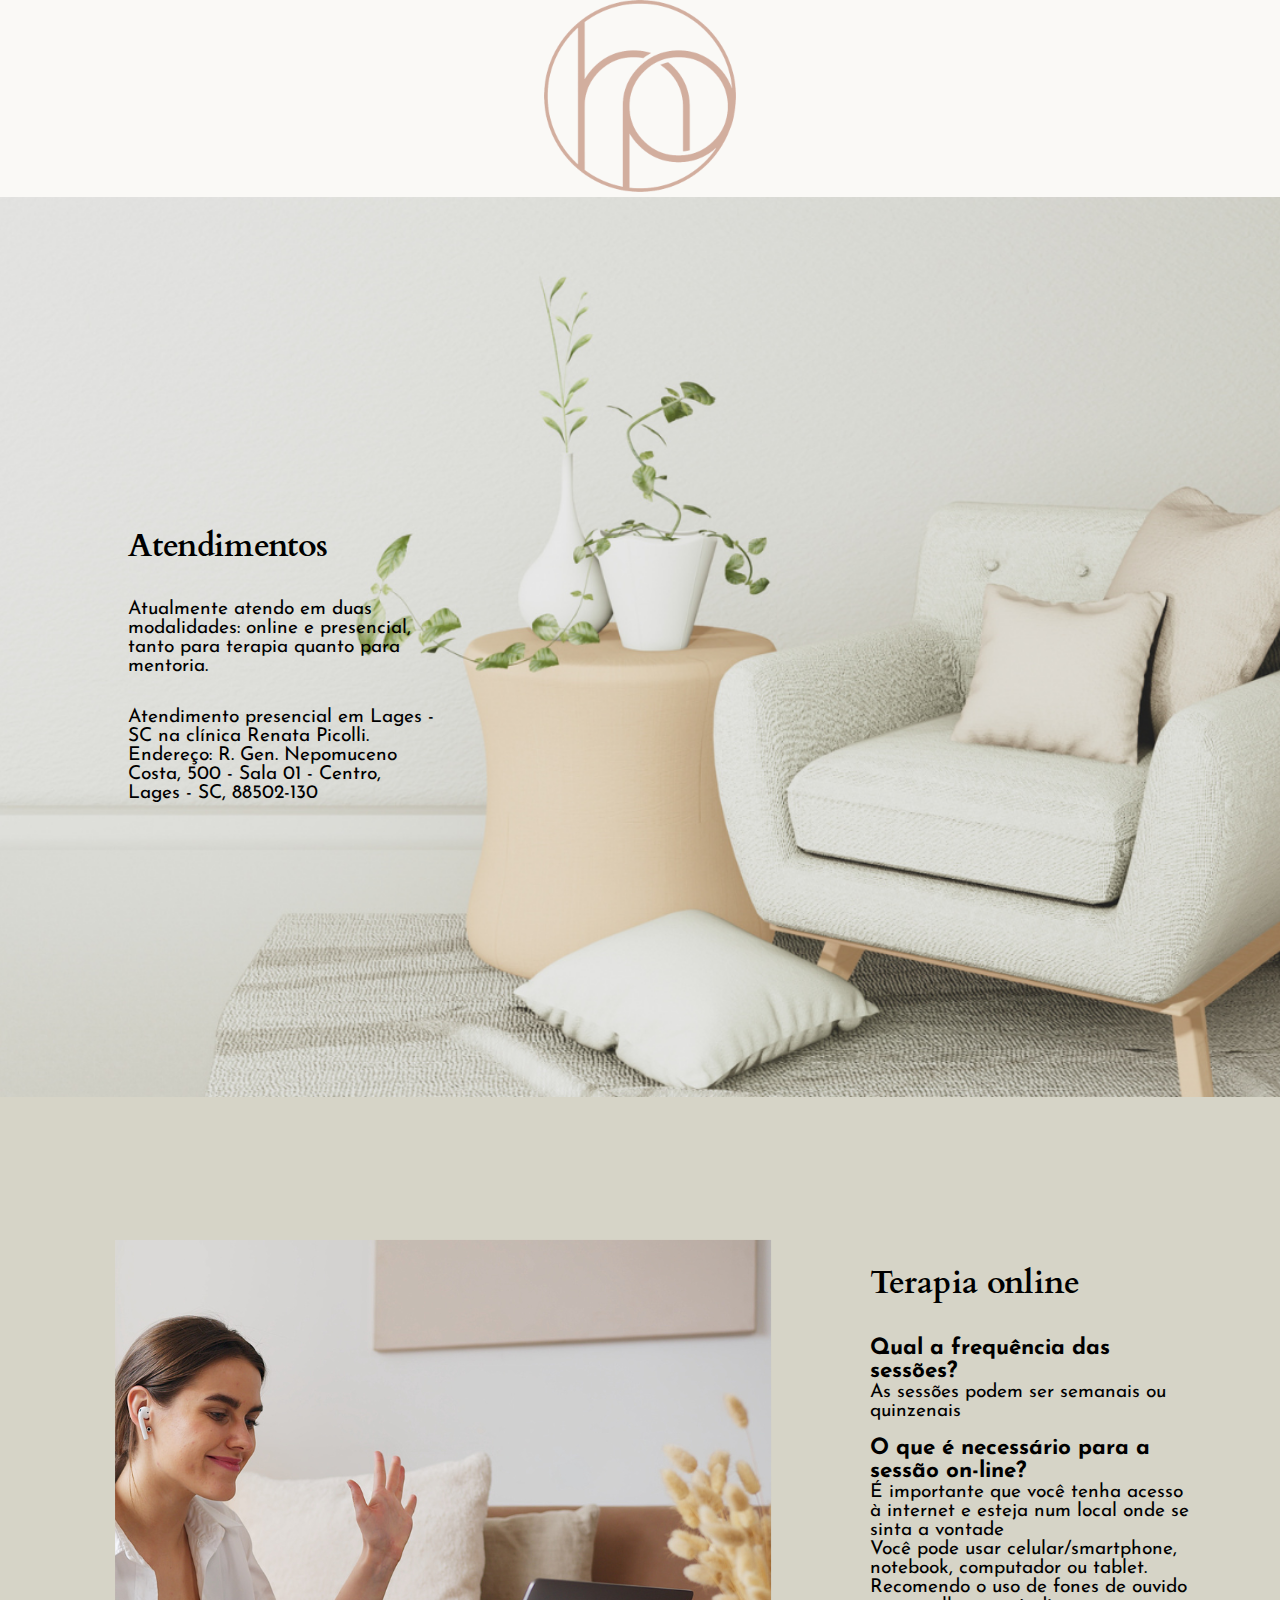
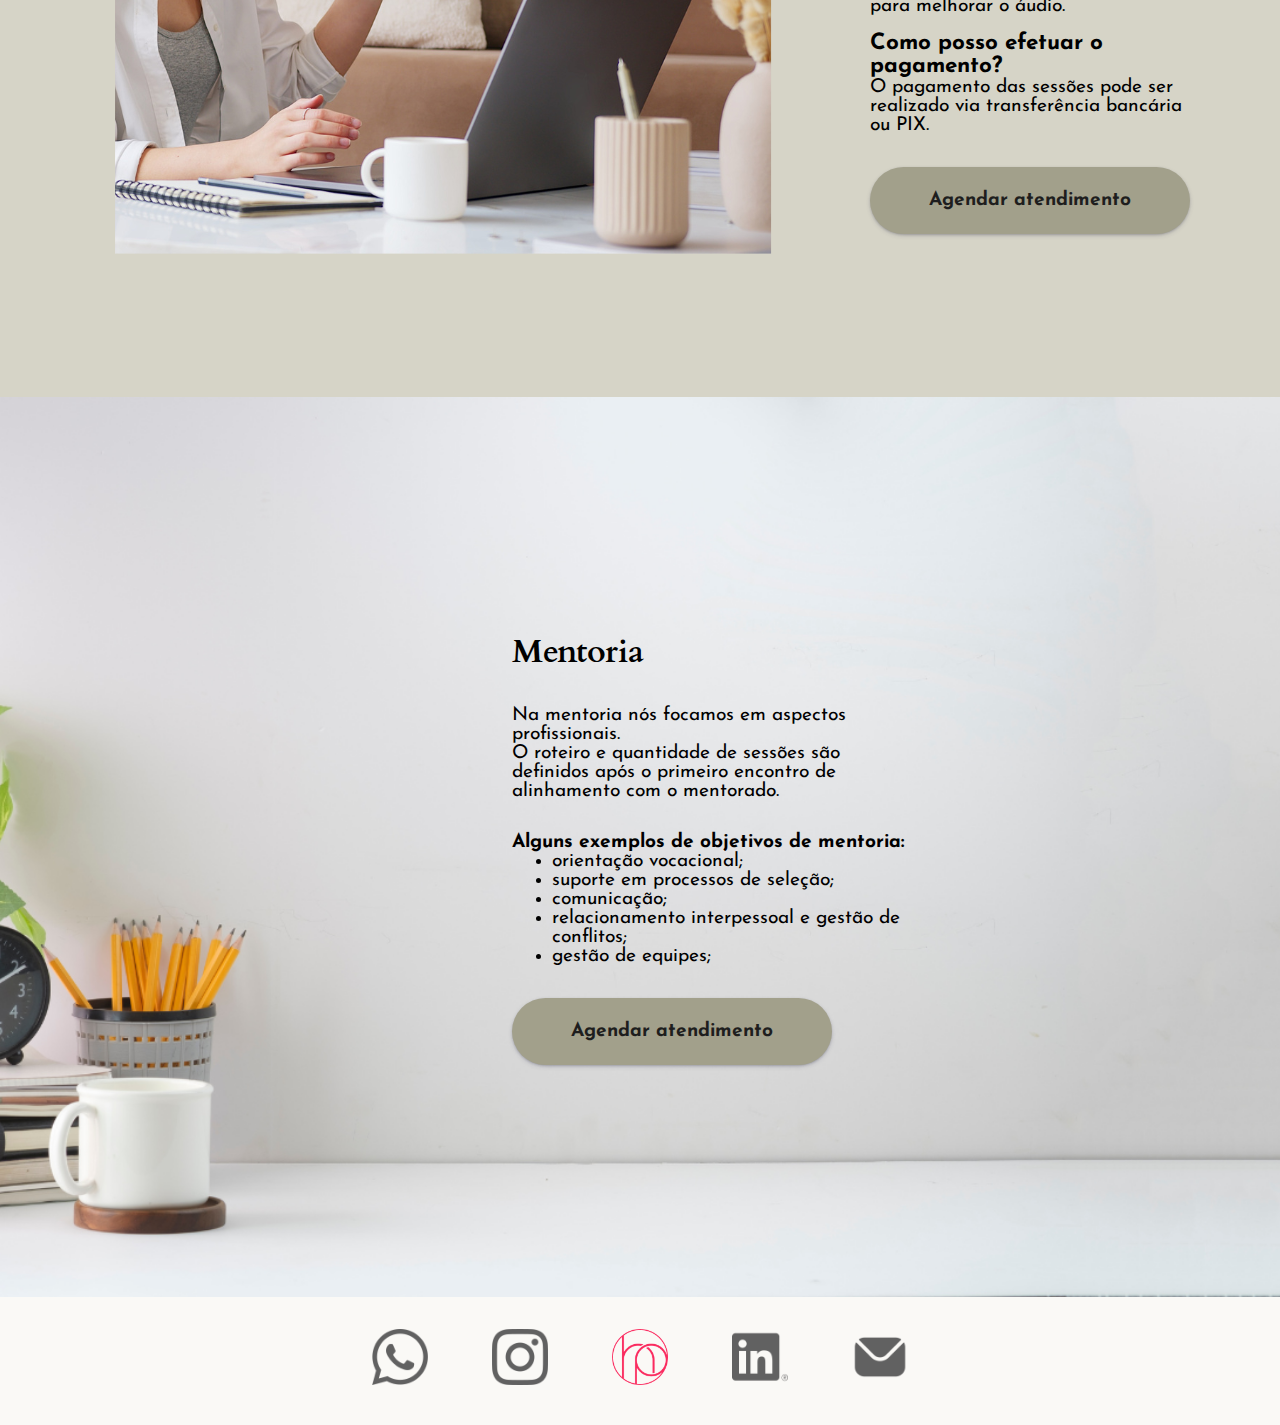
<file: atendimentos.html>
<!DOCTYPE html>
<html lang="en">
<head>
  <!-- Google tag (gtag.js) -->
<script async src="https://www.googletagmanager.com/gtag/js?id=G-2NSF326CYN"></script>
<script>
  window.dataLayer = window.dataLayer || [];
  function gtag(){dataLayer.push(arguments);}
  gtag('js', new Date());

  gtag('config', 'G-2NSF326CYN');
</script>

  <meta charset="UTF-8">
  <meta name="viewport" content="width=device-width, initial-scale=1.0"> <!-- displays site properly based on user's device -->

  <link rel="icon" type="image/png" sizes="32x32" href="./images/favicon-32x32.png">
  
  <!-- CSS -->
  <link rel="stylesheet" href="style_atendimentos.css">

   <!--  FONTS -->
  <link href="http://fonts.cdnfonts.com/css/anaktoria" rel="stylesheet">

  <link href="http://fonts.cdnfonts.com/css/coco-gothic" rel="stylesheet">

  <link rel="preconnect" href="https://fonts.googleapis.com">
  <link rel="preconnect" href="https://fonts.gstatic.com" crossorigin>
  <link href="https://fonts.googleapis.com/css2?family=Cardo:ital,wght@0,400;0,700;1,400&display=swap" rel="stylesheet">

  <link rel="preconnect" href="https://fonts.googleapis.com">
  <link rel="preconnect" href="https://fonts.gstatic.com" crossorigin>
  <link href="https://fonts.googleapis.com/css2?family=Cardo:ital,wght@0,400;0,700;1,400&family=Josefin+Sans:wght@300;400;700&display=swap" rel="stylesheet">

    

  <title> Hemanuela Paixão </title>

</head>



<body>

<!--  HEADER - Home -->
<header>
    <figure>
      <a href="index.html"> <img src="images/android-chrome-192x192.png" alt="logo"></a>
    </figure>
</header>

<!--  MAIN - Atendimentos -->

<!-- Back to top button -->
<button type="button" class="btn btn-danger btn-floating btn-lg" id="btn-back-to-top">
  <i class="fas fa-arrow-up"></i>
</button>

<main>
    <div>
    <h2>Atendimentos</h2>
        <p>Atualmente atendo em duas modalidades: online e presencial, tanto para terapia quanto para mentoria.</p>
    </div>

    <div>
        <p>Atendimento presencial em Lages - SC na clínica Renata Picolli. Endereço: R. Gen. Nepomuceno Costa, 500 - Sala 01 - Centro, Lages - SC, 88502-130</p>
    </div>
    
            
</main>

<!--  SECTION 02 - Dúvidas frequentes -->  
<section class="block-02" id="block-02">
  <div>
    <div>
      <img src="images/terapia-online.png">
    </div>
  </div>

    
  <div>
    <div>
      <h2>Terapia online</h2>
      <h3>Qual a frequência das sessões? </h3>
        <p>As sessões podem ser semanais ou quinzenais</p>
    </div>

    
    <div>
      <h3>O que é necessário para a sessão on-line? </h3>
        <p>É importante que você tenha acesso à internet e esteja num local onde se sinta a vontade</p>
        <p>Você pode usar celular/smartphone, notebook, computador ou tablet. </p>
        <p>Recomendo o uso de fones de ouvido para melhorar o áudio.</p>
    </div>
    
    <div>
      <h3>Como posso efetuar o pagamento?</h3>
        <p>O pagamento das sessões pode ser realizado via transferência bancária ou PIX.</p>
    </div>
  

    <div class="button">
      <a href="https://wa.me/5549991721418?text=Ol%C3%A1,%20gostaria%20de%20agendar%20uma%20sess%C3%A3o%20" target="_blank"> Agendar atendimento</a>
    </div>

  </div>

</section>

<!--  SECTION 01 - Mentoria -->  
<section class="block-01" id="block-01">
    <div class="mentoria">
    <h2>Mentoria</h2>
      <p>Na mentoria nós focamos em aspectos profissionais.
      <p>O roteiro e quantidade de sessões são definidos após o primeiro encontro de alinhamento com o mentorado.</p>
    
      <h4>Alguns exemplos de objetivos de mentoria:</h4>
        <ul>
          <li>orientação vocacional;</li>
          <li>suporte em processos de seleção;</li>
          <li>comunicação;</li>
          <li>relacionamento interpessoal e gestão de conflitos;</li>
          <li>gestão de equipes;</li>
        </ul>
    </div>
    
    <div class="button">
        <a href="https://wa.me/5549991721418?text=Ol%C3%A1,%20gostaria%20de%20agendar%20uma%20sess%C3%A3o%20" target="_blank"> Agendar atendimento</a>
    </div>

</section>




<!--  FOOTER -->  
<footer>

    <div class="footer">
      <a href="https://wa.me/5549991721418?text=Ol%C3%A1,%20gostaria%20de%20agendar%20uma%20sess%C3%A3o%20" target="_blank"><img src="images/whatsapp.png" alt="whatsapp"></a>
      <a href="https://www.instagram.com/hemanuelapaixao/" target="_blank"><img src="images/instagram.png" alt="instagram icon"></a>
      <a href="index.html" target="_blank"><img src="images/android-chrome-192x192.png" alt="logo" aria-hidden="true">
      <a href="https://www.linkedin.com/in/hemanuelap/" target="_blank"><img src="images/linkedin.png" alt="linkedin icon"></a>
      <a href="mailto: contato@hemanuelapaixao.com.br" target="_blank"><img src="images/envelope.png" alt="mail icon"></a>
    </div>

</footer>

<!-- BOTÃO VOLTAR AO TOPO --> 
<button type="button"
        class="btn btn-danger btn-floating btn-lg"
        id="btn-back-to-top">    
      
</button>

<script src="button.js"></script> 

</body>
</html>
</file>
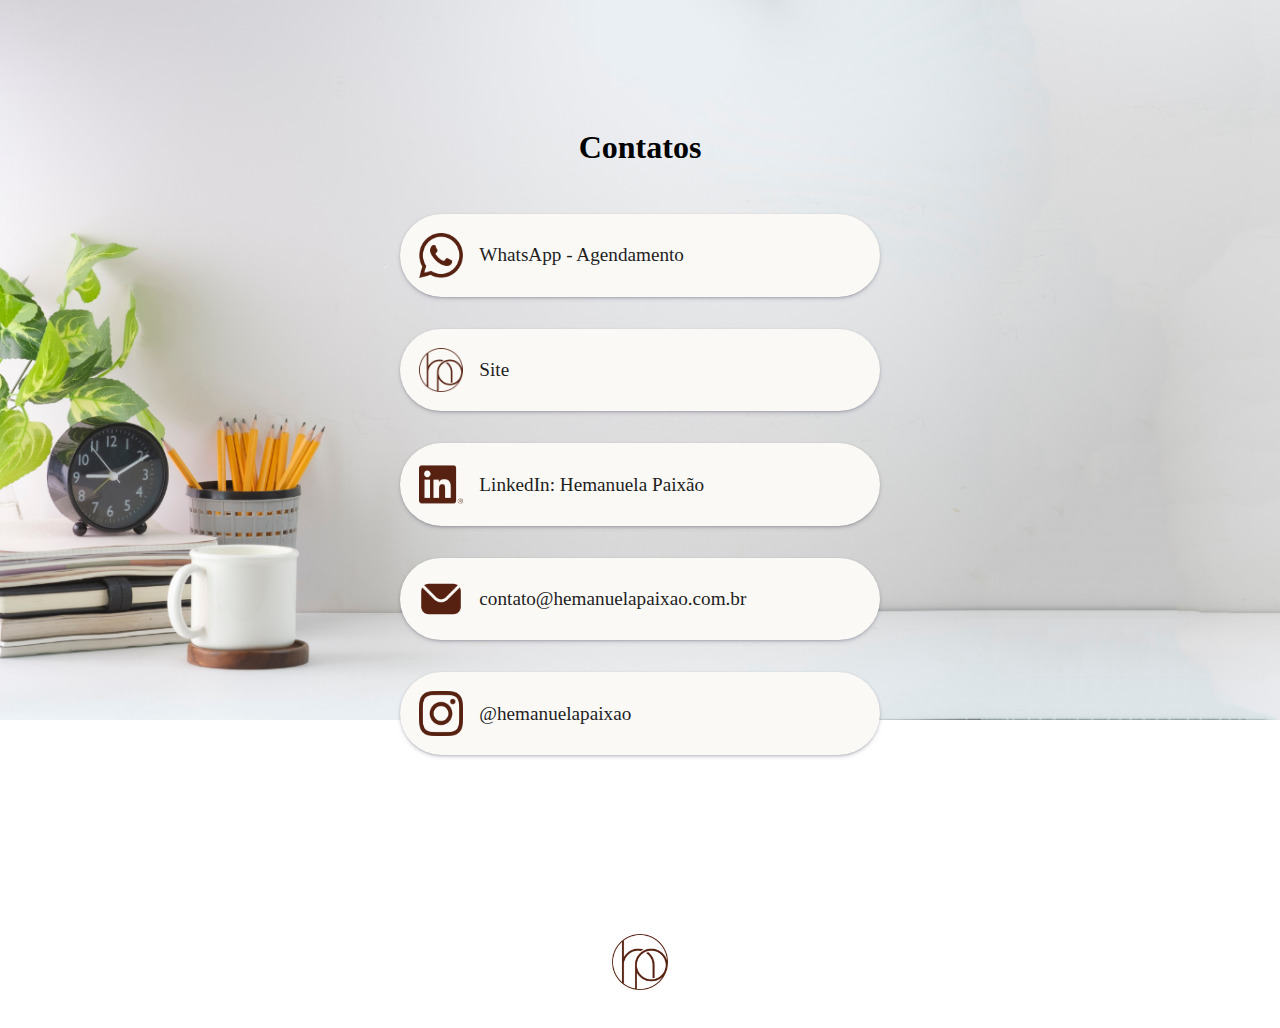
<file: contato.html>
<!DOCTYPE html>
<html lang="en">
<head>

    <!-- Google tag (gtag.js) -->
<script async src="https://www.googletagmanager.com/gtag/js?id=G-2NSF326CYN"></script>
<script>
  window.dataLayer = window.dataLayer || [];
  function gtag(){dataLayer.push(arguments);}
  gtag('js', new Date());

  gtag('config', 'G-2NSF326CYN');
</script>

  <meta charset="UTF-8">
  <meta name="viewport" content="width=device-width, initial-scale=1.0"> <!-- displays site properly based on user's device -->

  <link rel="icon" type="image/png" sizes="32x32" href="./images/favicon-32x32.png">
  
  <!-- CSS -->
  <link rel="stylesheet" href="style_contato.css">

  <!--  FONTS -->
  <link href="https://fonts.cdnfonts.com/css/argue-demo" rel="stylesheet">

  <link href="https://fonts.cdnfonts.com/css/rounded-elegance" rel="stylesheet">

  <link rel="preconnect" href="https://fonts.googleapis.com">
  <link rel="preconnect" href="https://fonts.gstatic.com" crossorigin>
  <link href="https://fonts.googleapis.com/css2?family=Cardo:ital,wght@0,400;0,700;1,400&display=swap" rel="stylesheet">

  <link rel="preconnect" href="https://fonts.googleapis.com">
  <link rel="preconnect" href="https://fonts.gstatic.com" crossorigin>
  <link href="https://fonts.googleapis.com/css2?family=Cardo:ital,wght@0,400;0,700;1,400&family=Josefin+Sans:wght@300;400;700&display=swap" rel="stylesheet">

    

  <title> Hemanuela Paixão </title>

</head>
<body>


<!--  HEADER -->
<header>

</header>

<!--  MAIN - Contato -->
<main>
    <section class="contato">

      
        <div>
            <h2>Contatos</h2>
        </div>
        
      
        <div class="contato-list">
            <div>
            <a href="https://wa.me/5549991964194?text=Ol%C3%A1,%20gostaria%20de%20agendar%20uma%20sess%C3%A3o%20"  target="_blank"> <img src="images/whatsapp.png"> WhatsApp - Agendamento</a>
            </div>  

            <div>
              <a href="https://hemanuelapaixao.com.br/"  target="_blank"> <img src="images/android-chrome-192x192.png"> Site </a>
            </div>
                                
            <div>
            <a href="https://www.linkedin.com/in/hemanuelap/"  target="_blank"> <img src="images/linkedin.png"> LinkedIn: Hemanuela Paixão</a>
            </div>
        
            <div>
              <a href="mailto:contato@hemanuelapaixao.com.br"  target="_blank"> <img src="images/envelope.png"> contato@hemanuelapaixao.com.br</a>
            </div> 

            <div>
              <a href="https://www.instagram.com/hemanuelapaixao/"  target="_blank">  <img src="images/instagram.png"> @hemanuelapaixao </a>
            </div>

        </div>

      </section>

</main>



<!--  FOOTER -->  
<footer>

    <div class="footer">
        <a href="index.html" target="_blank"><img src="images/android-chrome-192x192.png" alt="logo" aria-hidden="true">
    </div>

  </footer>

</body>
</html>
</file>
<file: style_atendimentos.css>
:root {
    --h-text-color: hsl(210, 10%, 33%);
    --p-text-color: hsl(201, 11%, 66%);
    --b-text-color: hsl(0, 0%, 100%);
    --button-ios-color: hsl(171, 66%, 44%);
    --button-mac-color: hsl(233, 100%, 69%);
    --font-h1: 'Anaktoria';
    --font-h2: 'Cardo';
    --font-button: 'Coco Gothic', sans-serif;
    --font-body: 'Josefin Sans';
}

* {
    margin: 0;
    border: 0;
    box-sizing: border-box;
}

html {
    scroll-behavior: smooth;
}



body {
    font-family: var(--font-body);
    font-size: 1.2rem;
    font-weight: 400;

    background-color: #FAF9F6;
}

body h1 {
    font-family: var(--font-h1);
    font-size: 3rem;
}

body h2 {
    font-family: var(--font-h2);
    font-size: 2rem;
    margin-bottom: 2rem;
}

body a {
    text-decoration: none;
    color:#1E1E1E;
}




/** General adjustments - margin, display, alignment **/

header {
    display: flex;
    justify-content: center;
}

main, .block-01, .block-02 {
    display: flex;
    flex-direction:column;
    height: 100vh;
  
    padding: 0 10% 0 10%;
  
    background-color: #D6D4C7;

    background-repeat: no-repeat;
    background-position: bottom;
    background-size: cover;

    justify-content: center;
}


.button a {
    display:flex;
    justify-content: center;

    width: 20rem;

    font-weight: bold;

    margin-top: 2rem;
    padding: 1.5rem;

    border-radius: 5rem;

    background-color: #A2A08B;
    box-shadow: rgba(50, 50, 93, 0.25) 0px 2px 5px -1px, rgba(0, 0, 0, 0.3) 0px 1px 3px -1px;
}


/** MAIN - Atendimentos **/
main {
    background-image: url(images/fundo-sofa.png);
    background-position: center;
}

main div {
    width: 30%;
    margin-top: 2rem;
}


/** Block-01 - Mentoria **/
.block-01 {
    background-image: url(images/fundo-mesa.png);
}

.block-01 div {
    display: flex;
    flex-direction: column;
    justify-content: center;

    width: 40%;
    margin: 0 0 0 24rem;
}

.block-01 h4 {
    margin-top: 2rem;
}


/** Block-02 - Terapia online**/
.block-02 {
    display: flex;
    flex-direction: row;
    justify-content: center;
    align-items: center;
}

.block-02 div {
    margin: 1rem;
}


/** FOOTER  **/
footer {
    height: 8rem;
    background-color: #FAF9F6;
    width: 100%;
}

.footer {
    display: flex;
    flex-direction: row;
    justify-content: center;
}

footer img {
    margin: 2rem;
    height: 3.5rem;
    filter: invert(34%) sepia(0%) saturate(4464%) hue-rotate(333deg) brightness(111%) contrast(96%);
}


footer img:hover {
    filter: invert(78%) sepia(9%) saturate(240%) hue-rotate(251deg) brightness(100%) contrast(87%);
}


/** MEDIA - ADJUSMENTS **/
@media only screen and (max-width:850px) and (min-width:375px){

    body {
        font-size: 1rem;
    }
    
    body h1 {
        font-size: 2rem;
    }
    
    body h2 {
        font-size: 1.5rem;
    }
    
    main, .block-01, .block-02 {    
        padding: 0 5% 0 5%;
    }

    main {
        background-image: url(images/fundo-sofa.png);
        background-position: -48rem;
        justify-content: flex-start;
        padding-top: 2rem;
    }

    main div {
        width: 100%;
        margin-top: 2rem;
    }

    .block-01 div {
        width: 100%;
        margin: auto;
    }

    .block-01 {
        background-image: url(images/fundo-mesa.png);
        background-position: -10rem;
    }

    .block-02 {
        flex-direction: column;
        background-image: url('images/terapia-online2.png');
        background-position: bottom;
    }

    .block-02 img {
        display: none;
    }
        
    .block-02 div {
        margin: 1rem;
    }

    footer img {
        margin: 1rem;
        height: 2rem;
    }

}

/** MEDIA - ADJUSMENTS **/
@media only screen and (max-width:1200px) and (min-width: 851px){

    body {
        font-size: 1rem;
    }
    
    body h1 {
        font-size: 2rem;
    }
    
    body h2 {
        font-size: 1.5rem;
    }

    main, .block-01, .block-02 {    
        padding: 0 5% 0 5%;
    }

    main div {
        width: 100%;
        margin-top: 2rem;
    }

    .block-01 div {
        width: 100%;
        margin: auto;
    }

    .block-01 {
        background-image: url(images/fundo-mesa.png);
        background-position: -10rem;
    }


}


/**BOTÃO - VOLTAR AO TOPO **/
#btn-back-to-top {
    position: fixed;
    bottom: 2rem;
    right: 2rem;
    display: none;

    background-image: url('images/arrow-circle-up.svg');
    width: 2rem;
    height: 2rem;
    border-radius: 2rem;
    background-position: 100%;
    background-repeat: no-repeat;
    background-size: contain;
}
</file>
<file: style_contato.css>
:root {
    --h-text-color: hsl(210, 10%, 33%);
    --p-text-color: hsl(201, 11%, 66%);
    --b-text-color: hsl(0, 0%, 100%);
    --button-ios-color: hsl(171, 66%, 44%);
    --button-mac-color: hsl(233, 100%, 69%);
    --font-h1: 'Argue Demo';
    --font-h2: 'Argue Demo';
    --font-button: 'Rounded Elegance', sans-serif;
    --font-body: 'Rounded Elegance';
}

* {
    margin: 0;
    border: 0;
    box-sizing: border-box;
}

html {
    scroll-behavior: smooth;

}



body {
    font-family: var(--font-body);
    font-size: 1.2rem;
    font-weight: 400;
  
    background-image: url(images/fundo-mesa.png);
    background-size: 100%;
    background-repeat: no-repeat;

    display: flex;
    flex-direction: column;
    align-items: center;
    justify-content: center;
}

body h1 {
    font-family: var(--font-h1);
    font-size: 3rem;
}

body h2 {
    font-family: var(--font-h2);
    font-size: 2rem;
    margin-bottom: 2rem;
}

body a {
    text-decoration: none;
    color:#1E1E1E;
}



/**CONTATO**/

.contato {
    display: flex;
    flex-direction: column;
    align-items: center;
    justify-content: center;

    height: 100vh;
}

.contato a {
    display:inline-flex;
    align-items: center;

    width: 30rem;

    padding: 1.2rem;

    margin: 1rem;
    border-radius: 5rem;

    background-color:  #FAF9F6;
    box-shadow: rgba(50, 50, 93, 0.25) 0px 2px 5px -1px, rgba(0, 0, 0, 0.3) 0px 1px 3px -1px;
}

.contato a:hover {
    box-shadow: rgba(50, 50, 93, 0.25) 0px 13px 27px -5px, rgba(0, 0, 0, 0.3) 0px 8px 16px -8px;
}

.contato img {
    width: 10%;
    margin-right: 1rem;
}

.contato-list img {
    filter: brightness(0) saturate(100%) invert(11%) sepia(43%) saturate(3068%) hue-rotate(353deg) brightness(97%) contrast(91%);

}



/** FOOTER  **/
footer {
    display: flex;
    height: 8rem;

    width: 100%;

    justify-content: center;
    align-items: center;
}

footer img {
    margin: 2rem;
    height: 3.5rem;
    filter: brightness(0) saturate(100%) invert(11%) sepia(43%) saturate(3068%) hue-rotate(353deg) brightness(97%) contrast(91%);
}


footer img:hover {
    filter: invert(78%) sepia(9%) saturate(240%) hue-rotate(251deg) brightness(100%) contrast(87%);
}



/** MEDIA - ADJUSMENTS **/
@media only screen and (max-width:850px) and (min-width:375px){

body {
    font-size: 0.8rem;
}

body h1 {
    font-size: 1.2rem;
}

body h2 {
    font-size: 1.2rem;
}

body {
background-image: url('images/fundo-mesa.png');
background-size: cover;
background-repeat: no-repeat;
}

.contato a {
    width: 18rem;

    padding: 1rem;

    margin: 0.6rem;
    border-radius: 5rem;


}


.contato img {
    width: 10%;
    margin-right: 1rem;
}

}

/** MEDIA - ADJUSMENTS **/
@media only screen and (max-width:1200px) and (min-width: 851px) {

    body {
        font-size: 1rem;
    }
    
    body h1 {
        font-size: 1.5rem;
    }
    
    body h2 {
        font-size: 1.5rem;
    }
    
    body {
    background-image: url('images/fundo-mesa.png');
    background-size: cover;
    background-repeat: no-repeat;
    }
    
    .contato a {
    background-color: #FAF9F6;
    }

}
</file>
